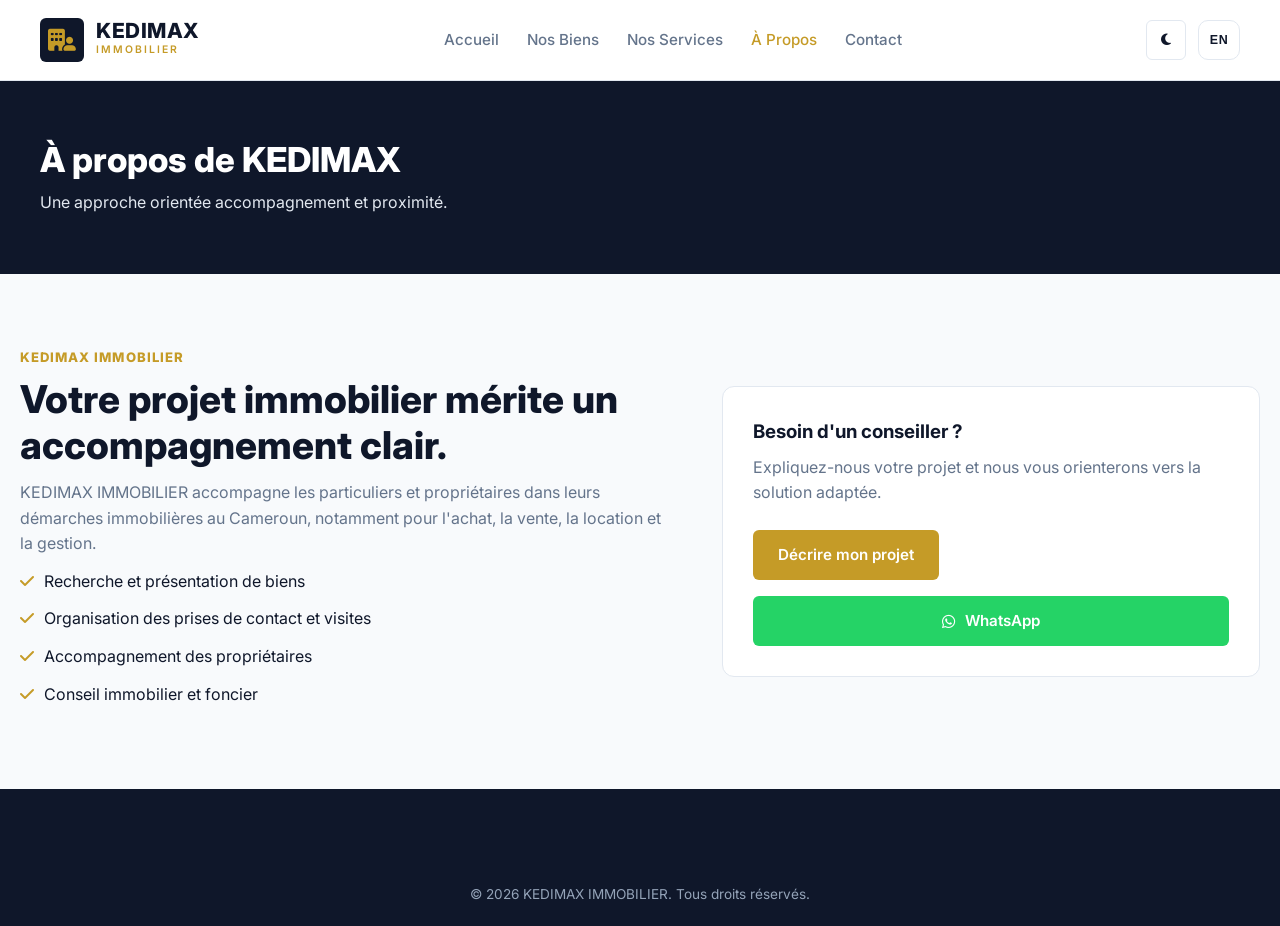
<file: a-propos.html>
<!doctype html><html lang="fr" data-theme="light"><head><meta charset="utf-8"><meta name="viewport" content="width=device-width,initial-scale=1"><title>À propos | KEDIMAX IMMOBILIER</title><meta name="description" content="Découvrez KEDIMAX IMMOBILIER et son approche de l'accompagnement immobilier au Cameroun."><link rel="preconnect" href="https://fonts.googleapis.com"><link rel="preconnect" href="https://fonts.gstatic.com" crossorigin><link href="https://fonts.googleapis.com/css2?family=Inter:wght@300;400;500;600;700;800&display=swap" rel="stylesheet"><link rel="stylesheet" href="https://cdnjs.cloudflare.com/ajax/libs/font-awesome/6.4.0/css/all.min.css"><link rel="stylesheet" href="style.css"><link rel="stylesheet" href="responsive.css"></head><body><header class="navbar-sticky"><div class="container navbar-wrapper"><a href="index.html" class="brand-logo"><div class="logo-icon"><i class="fa-solid fa-building-user"></i></div><div><span class="brand-name">KEDIMAX</span><span class="brand-sub">IMMOBILIER</span></div></a><nav class="nav-menu" id="nav-menu"><ul class="nav-list"><li><a href="index.html" class="nav-link" data-i18n="nav.home">Accueil</a></li><li><a href="biens.html" class="nav-link">Nos Biens</a></li><li><a href="services.html" class="nav-link" data-i18n="nav.services">Nos Services</a></li><li><a href="a-propos.html" class="nav-link active" data-i18n="nav.about">À Propos</a></li><li><a href="contact.html" class="nav-link" data-i18n="nav.contact">Contact</a></li></ul></nav><div class="navbar-actions"><button type="button" class="theme-toggle" id="theme-toggle" aria-label="Changer le thème"></button><button type="button" class="lang-toggle" id="lang-toggle" aria-label="Switch to English"><span>EN</span></button>
                <button type="button" class="mobile-toggle" id="mobile-toggle" aria-expanded="false"><i class="fa-solid fa-bars"></i></button></div></div></header><main class="page-main"><section class="page-banner bg-primary"><div class="container"><h1 class="page-title">À propos de KEDIMAX</h1><p class="page-subtitle">Une approche orientée accompagnement et proximité.</p></div></section><div class="container section-padding"><div class="about-grid"><div><span class="section-subtitle text-accent">KEDIMAX IMMOBILIER</span><h2 class="section-title">Votre projet immobilier mérite un accompagnement clair.</h2><p class="section-desc">KEDIMAX IMMOBILIER accompagne les particuliers et propriétaires dans leurs démarches immobilières au Cameroun, notamment pour l'achat, la vente, la location et la gestion.</p><ul class="check-list"><li><i class="fa-solid fa-check"></i> Recherche et présentation de biens</li><li><i class="fa-solid fa-check"></i> Organisation des prises de contact et visites</li><li><i class="fa-solid fa-check"></i> Accompagnement des propriétaires</li><li><i class="fa-solid fa-check"></i> Conseil immobilier et foncier</li></ul></div><div class="about-card"><h3>Besoin d'un conseiller ?</h3><p class="text-muted mt-2">Expliquez-nous votre projet et nous vous orienterons vers la solution adaptée.</p><a href="contact.html#main-contact-form" class="btn btn-primary mt-4">Décrire mon projet</a><a href="https://wa.me/237655909868?text=Bonjour%20KEDIMAX,%20je%20souhaite%20parler%20%C3%A0%20un%20conseiller" target="_blank" rel="noopener" class="btn btn-whatsapp btn-full mt-3"><i class="fa-brands fa-whatsapp"></i> WhatsApp</a></div></div></div></main><footer class="footer-app"><div class="container footer-bottom text-center"><p>© 2026 KEDIMAX IMMOBILIER. Tous droits réservés.</p></div></footer><script src="main.js"></script></body></html>
</file>
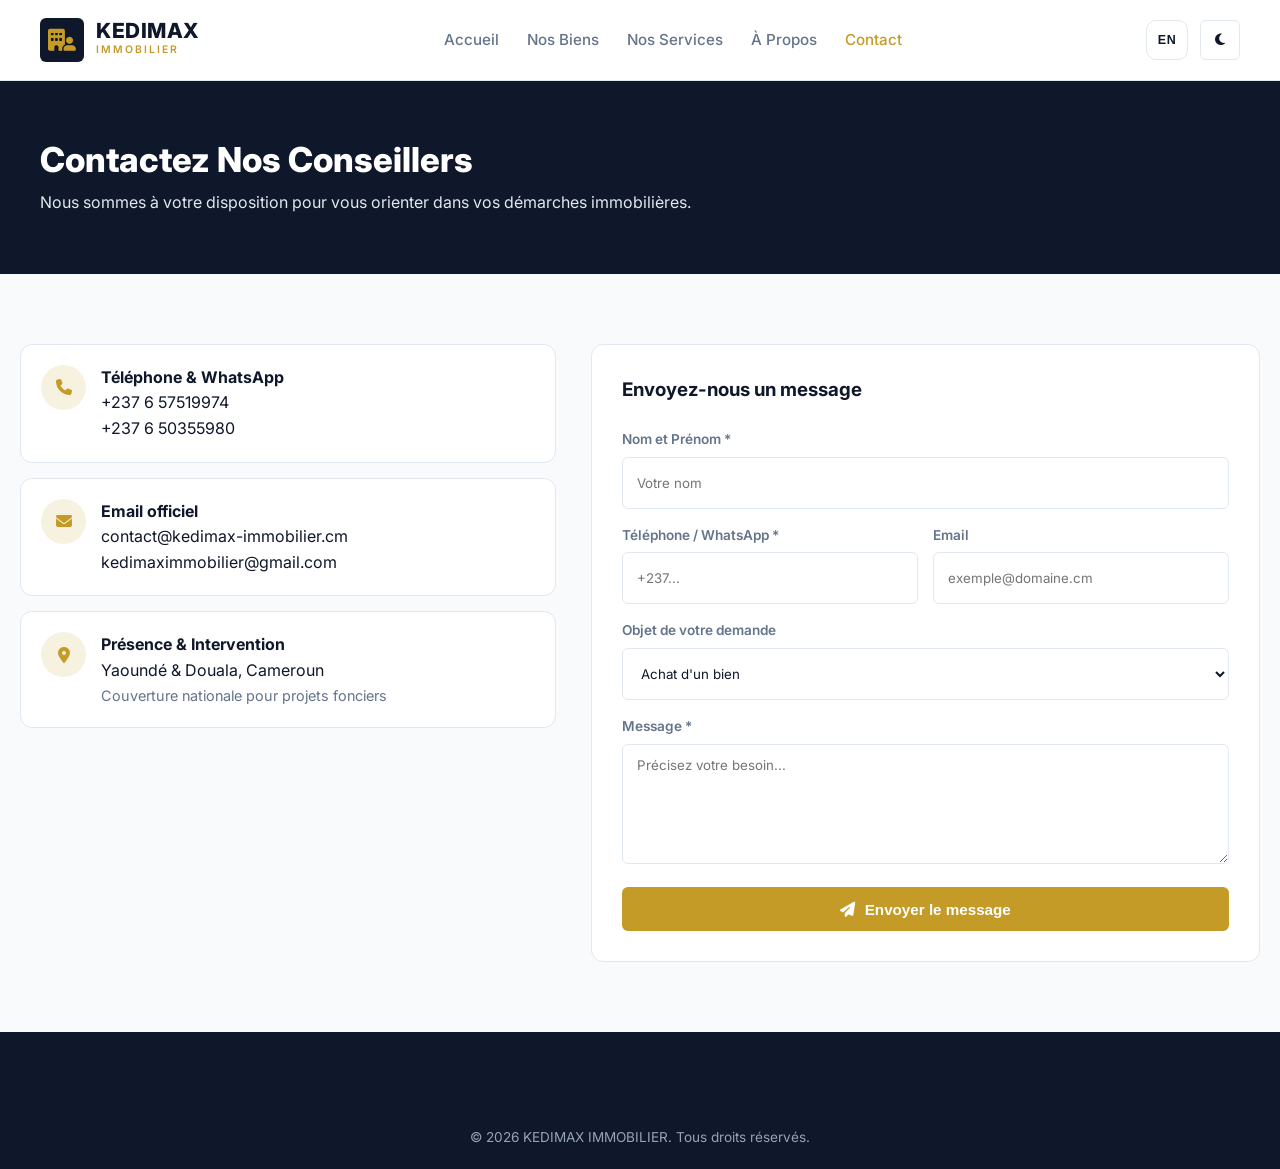
<file: contact.html>
<!DOCTYPE html>
<html lang="fr" data-theme="light">
<head>
    <meta charset="UTF-8">
    <meta name="viewport" content="width=device-width, initial-scale=1.0">
    <title>Contact & Agences | KEDIMAX IMMOBILIER</title>
    <meta name="description" content="Contactez KEDIMAX IMMOBILIER à Yaoundé et Douala. Appels, WhatsApp et rendez-vous en agence.">
    
    <link rel="preconnect" href="https://fonts.googleapis.com">
    <link rel="preconnect" href="https://fonts.gstatic.com" crossorigin>
    <link href="https://fonts.googleapis.com/css2?family=Inter:wght@300;400;500;600;700&display=swap" rel="stylesheet">
    <link rel="stylesheet" href="https://cdnjs.cloudflare.com/ajax/libs/font-awesome/6.4.0/css/all.min.css">
    <link rel="stylesheet" href="style.css">
    <link rel="stylesheet" href="responsive.css">
</head>
<body>

    <header class="navbar-sticky" id="main-header">
        <div class="container navbar-wrapper">
            <a href="index.html" class="brand-logo">
                <div class="logo-icon"><i class="fa-solid fa-building-user"></i></div>
                <div class="logo-text">
                    <span class="brand-name">KEDIMAX</span>
                    <span class="brand-sub">IMMOBILIER</span>
                </div>
            </a>
            <nav class="nav-menu" id="nav-menu">
                <ul class="nav-list">
                    <li><a href="index.html" class="nav-link" data-i18n="nav.home">Accueil</a></li>
                    <li><a href="biens.html" class="nav-link">Nos Biens</a></li>
                    <li><a href="services.html" class="nav-link" data-i18n="nav.services">Nos Services</a></li>
                    <li><a href="a-propos.html" class="nav-link" data-i18n="nav.about">À Propos</a></li>
                    <li><a href="contact.html" class="nav-link active" data-i18n="nav.contact">Contact</a></li>
                </ul>
            </nav>
            <div class="navbar-actions">
                <button type="button" class="lang-toggle" id="lang-toggle" aria-label="Switch to English"><span>EN</span></button>
                <button type="button" class="theme-toggle" id="theme-toggle"><i class="fa-solid fa-moon"></i></button>
            </div>
        </div>
    </header>

    <main class="page-main bg-main">
        <div class="page-banner bg-primary text-white">
            <div class="container">
                <h1 class="page-title">Contactez Nos Conseillers</h1>
                <p class="page-subtitle">Nous sommes à votre disposition pour vous orienter dans vos démarches immobilières.</p>
            </div>
        </div>

        <div class="container section-padding">
            <div class="contact-grid">
                <!-- Info cards -->
                <div class="contact-info-wrapper">
                    <div class="contact-info-card">
                        <div class="contact-icon"><i class="fa-solid fa-phone"></i></div>
                        <div>
                            <h4>Téléphone & WhatsApp</h4>
                            <p>+237 6 57519974</p>
                            <p>+237 6 50355980</p>
                        </div>
                    </div>

                    <div class="contact-info-card">
                        <div class="contact-icon"><i class="fa-solid fa-envelope"></i></div>
                        <div>
                            <h4>Email officiel</h4>
                            <p>contact@kedimax-immobilier.cm</p>
                            <p>kedimaximmobilier@gmail.com</p>
                        </div>
                    </div>

                    <div class="contact-info-card">
                        <div class="contact-icon"><i class="fa-solid fa-location-dot"></i></div>
                        <div>
                            <h4>Présence & Intervention</h4>
                            <p>Yaoundé & Douala, Cameroun</p>
                            <p class="text-muted-sm">Couverture nationale pour projets fonciers</p>
                        </div>
                    </div>
                </div>

                <!-- Form -->
                <div class="contact-form-card">
                    <h3>Envoyez-nous un message</h3>
                    <form id="main-contact-form" class="app-form mt-4" aria-label="Formulaire de contact">
                        <div class="form-group">
                            <label for="c-name">Nom et Prénom *</label>
                            <input type="text" id="c-name" class="form-control" required placeholder="Votre nom">
                        </div>
                        <div class="form-row">
                            <div class="form-group">
                                <label for="c-phone">Téléphone / WhatsApp *</label>
                                <input type="tel" id="c-phone" class="form-control" required placeholder="+237...">
                            </div>
                            <div class="form-group">
                                <label for="c-email">Email</label>
                                <input type="email" id="c-email" class="form-control" placeholder="exemple@domaine.cm">
                            </div>
                        </div>
                        <div class="form-group">
                            <label for="c-subject">Objet de votre demande</label>
                            <select id="c-subject" class="form-control">
                                <option value="Achat d'un bien">Achat d'un bien</option>
                                <option value="Location de bien">Location de bien</option>
                                <option value="Mise en gestion">Mise en gestion locative</option>
                                <option value="Conseil Foncier">Conseil & Titre Foncier</option>
                            </select>
                        </div>
                        <div class="form-group">
                            <label for="c-message">Message *</label>
                            <textarea id="c-message" class="form-control" rows="4" required placeholder="Précisez votre besoin..."></textarea>
                        </div>
                        <button type="submit" class="btn btn-primary btn-full">
                            <i class="fa-solid fa-paper-plane"></i> Envoyer le message
                        </button>
                    </form>
                </div>
            </div>
        </div>
    </main>

    <footer class="footer-app">
        <div class="container footer-bottom text-center">
            <p>&copy; 2026 KEDIMAX IMMOBILIER. Tous droits réservés.</p>
        </div>
    </footer>

    <script src="main.js"></script></body>
</html>
</file>
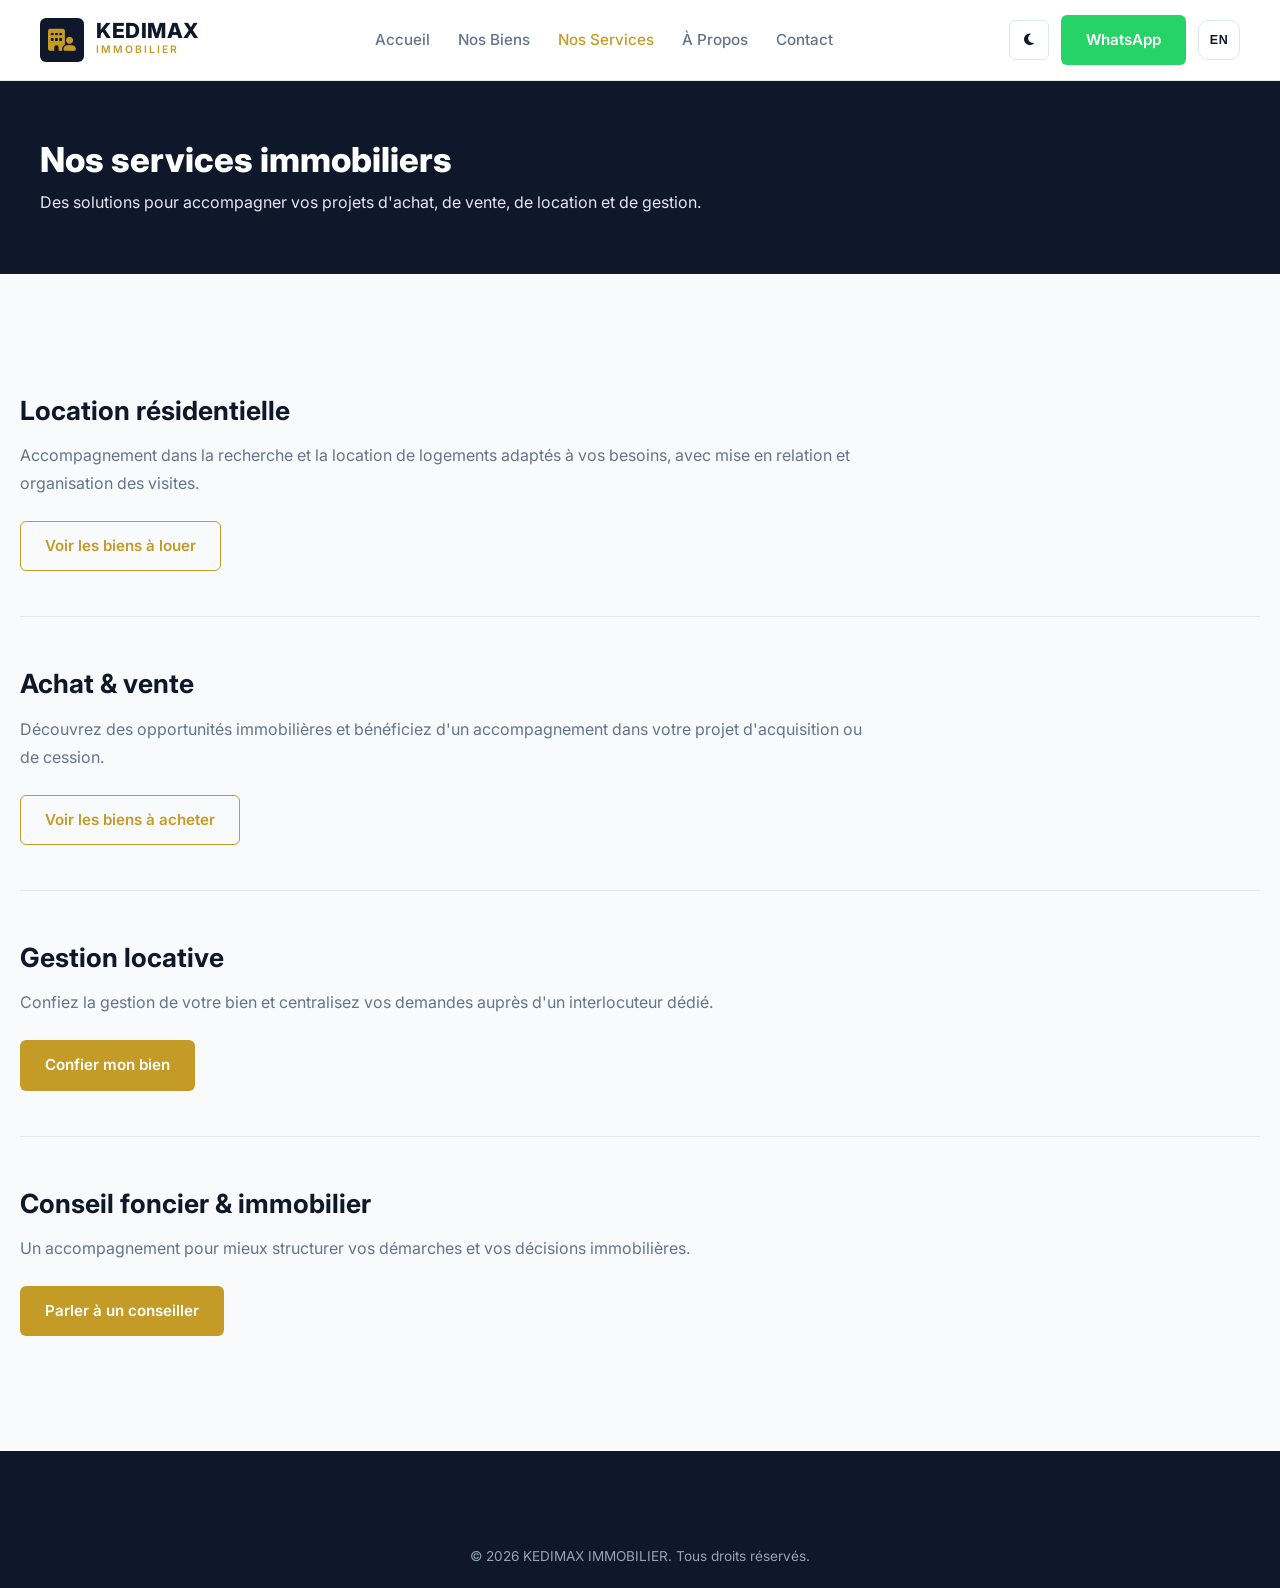
<file: services.html>
<!doctype html><html lang="fr" data-theme="light"><head><meta charset="utf-8"><meta name="viewport" content="width=device-width,initial-scale=1"><title>Nos Services | KEDIMAX IMMOBILIER</title><meta name="description" content="Services immobiliers KEDIMAX : location, achat, vente, gestion et conseil foncier."><link rel="preconnect" href="https://fonts.googleapis.com"><link rel="preconnect" href="https://fonts.gstatic.com" crossorigin><link href="https://fonts.googleapis.com/css2?family=Inter:wght@300;400;500;600;700;800&display=swap" rel="stylesheet"><link rel="stylesheet" href="https://cdnjs.cloudflare.com/ajax/libs/font-awesome/6.4.0/css/all.min.css"><link rel="stylesheet" href="style.css"><link rel="stylesheet" href="responsive.css"></head><body><header class="navbar-sticky"><div class="container navbar-wrapper"><a href="index.html" class="brand-logo"><div class="logo-icon"><i class="fa-solid fa-building-user"></i></div><div><span class="brand-name">KEDIMAX</span><span class="brand-sub">IMMOBILIER</span></div></a><nav class="nav-menu" id="nav-menu"><ul class="nav-list"><li><a href="index.html" class="nav-link" data-i18n="nav.home">Accueil</a></li><li><a href="biens.html" class="nav-link">Nos Biens</a></li><li><a href="services.html" class="nav-link active" data-i18n="nav.services">Nos Services</a></li><li><a href="a-propos.html" class="nav-link" data-i18n="nav.about">À Propos</a></li><li><a href="contact.html" class="nav-link" data-i18n="nav.contact">Contact</a></li></ul></nav><div class="navbar-actions"><button type="button" class="theme-toggle" id="theme-toggle" aria-label="Changer le thème"></button><a class="btn btn-whatsapp hide-mobile" target="_blank" rel="noopener" href="https://wa.me/237655909868?text=Bonjour%20KEDIMAX%20IMMOBILIER">WhatsApp</a><button type="button" class="lang-toggle" id="lang-toggle" aria-label="Switch to English"><span>EN</span></button>
                <button type="button" class="mobile-toggle" id="mobile-toggle" aria-expanded="false"><i class="fa-solid fa-bars"></i></button></div></div></header><main class="page-main"><section class="page-banner bg-primary"><div class="container"><h1 class="page-title">Nos services immobiliers</h1><p class="page-subtitle">Des solutions pour accompagner vos projets d'achat, de vente, de location et de gestion.</p></div></section><div class="container section-padding"><section id="location" class="service-detail"><h2>Location résidentielle</h2><p>Accompagnement dans la recherche et la location de logements adaptés à vos besoins, avec mise en relation et organisation des visites.</p><a class="btn btn-outline-primary mt-4" href="biens.html?type=location">Voir les biens à louer</a></section><section id="vente" class="service-detail"><h2>Achat & vente</h2><p>Découvrez des opportunités immobilières et bénéficiez d'un accompagnement dans votre projet d'acquisition ou de cession.</p><a class="btn btn-outline-primary mt-4" href="biens.html?type=achat">Voir les biens à acheter</a></section><section id="gestion" class="service-detail"><h2>Gestion locative</h2><p>Confiez la gestion de votre bien et centralisez vos demandes auprès d'un interlocuteur dédié.</p><a class="btn btn-primary mt-4" href="contact.html#main-contact-form">Confier mon bien</a></section><section id="conseil" class="service-detail"><h2>Conseil foncier & immobilier</h2><p>Un accompagnement pour mieux structurer vos démarches et vos décisions immobilières.</p><a class="btn btn-primary mt-4" href="https://wa.me/237655909868?text=Bonjour%20KEDIMAX,%20je%20souhaite%20un%20conseil%20immobilier" target="_blank" rel="noopener">Parler à un conseiller</a></section></div></main><footer class="footer-app"><div class="container footer-bottom text-center"><p>© 2026 KEDIMAX IMMOBILIER. Tous droits réservés.</p></div></footer><script src="main.js"></script></body></html>
</file>
<file: style.css>
/* ==========================================================================
   KEDIMAX IMMOBILIER - CORE DESIGN SYSTEM & STYLES
   ========================================================================== */

:root {
  --primary: #0f172a;
  --primary-light: #1e293b;
  --accent: #c59b27;
  --accent-hover: #b0871e;
  --secondary: #25d366;
  --bg-main: #f8fafc;
  --bg-card: #ffffff;
  --text-main: #0f172a;
  --text-muted: #64748b;
  --text-muted-light: #cbd5e1;
  --border-color: #e2e8f0;
  
  --radius-sm: 6px;
  --radius-md: 12px;
  --radius-lg: 20px;
  
  --shadow-sm: 0 1px 3px rgba(0, 0, 0, 0.08);
  --shadow-md: 0 4px 14px rgba(0, 0, 0, 0.06);
  --shadow-lg: 0 10px 30px rgba(0, 0, 0, 0.1);
  --transition: all 0.28s cubic-bezier(0.4, 0, 0.2, 1);
  --font: 'Inter', system-ui, -apple-system, sans-serif;
}

[data-theme="dark"] {
  --bg-main: #0b0f19;
  --bg-card: #151c2c;
  --text-main: #f1f5f9;
  --text-muted: #94a3b8;
  --border-color: #1e293b;
  --shadow-md: 0 4px 14px rgba(0, 0, 0, 0.35);
}

/* Reset & Base */
*, *::before, *::after {
  box-sizing: border-box;
  margin: 0;
  padding: 0;
}

body {
  font-family: var(--font);
  background-color: var(--bg-main);
  color: var(--text-main);
  line-height: 1.6;
  transition: background-color 0.3s ease, color 0.3s ease;
}

a {
  color: inherit;
  text-decoration: none;
}

ul { list-style: none; }
img { max-width: 100%; height: auto; display: block; }

/* Utilities */
.container {
  width: 100%;
  max-width: 1240px;
  margin: 0 auto;
  padding: 0 20px;
}

.section-padding { padding: 70px 0; }
.bg-main { background-color: var(--bg-main); }
.bg-card { background-color: var(--bg-card); }
.bg-primary { background-color: var(--primary); }
.text-white { color: #ffffff !important; }
.text-accent { color: var(--accent) !important; }
.text-center { text-align: center; }
.mt-4 { margin-top: 1.5rem; }
.mt-5 { margin-top: 2.5rem; }
.mb-2 { margin-bottom: 0.5rem; }
.mb-3 { margin-bottom: 1rem; }
.mb-4 { margin-bottom: 1.5rem; }
.hidden { display: none !important; }

/* Buttons */
.btn {
  display: inline-flex;
  align-items: center;
  justify-content: center;
  gap: 10px;
  padding: 12px 24px;
  font-size: 0.95rem;
  font-weight: 600;
  border-radius: var(--radius-sm);
  border: 1px solid transparent;
  cursor: pointer;
  transition: var(--transition);
}

.btn-primary {
  background-color: var(--accent);
  color: #ffffff;
}
.btn-primary:hover {
  background-color: var(--accent-hover);
  transform: translateY(-2px);
}

.btn-accent {
  background-color: var(--accent);
  color: #ffffff;
}
.btn-accent:hover {
  background-color: var(--accent-hover);
}

.btn-whatsapp {
  background-color: var(--secondary);
  color: #ffffff;
}
.btn-whatsapp:hover {
  background-color: #1eaa4e;
}

.btn-outline-light {
  border-color: rgba(255, 255, 255, 0.4);
  color: #ffffff;
}
.btn-outline-light:hover {
  background-color: rgba(255, 255, 255, 0.1);
}

.btn-outline-primary {
  border-color: var(--accent);
  color: var(--accent);
}
.btn-outline-primary:hover {
  background-color: var(--accent);
  color: #ffffff;
}

.btn-full { width: 100%; }

/* Badges */
.badge {
  display: inline-block;
  padding: 4px 12px;
  font-size: 0.8rem;
  font-weight: 600;
  border-radius: 50px;
  text-transform: uppercase;
}
.badge-accent {
  background-color: rgba(197, 155, 39, 0.15);
  color: var(--accent);
}
.badge-type {
  position: absolute;
  top: 15px;
  left: 15px;
  background-color: var(--primary);
  color: #ffffff;
  z-index: 2;
}

/* Header & Navbar */
.navbar-sticky {
  position: sticky;
  top: 0;
  z-index: 1000;
  background-color: var(--bg-card);
  border-bottom: 1px solid var(--border-color);
  transition: var(--transition);
}

.navbar-wrapper {
  display: flex;
  align-items: center;
  justify-content: space-between;
  height: 80px;
}

.brand-logo {
  display: flex;
  align-items: center;
  gap: 12px;
}

.logo-icon {
  width: 44px;
  height: 44px;
  background-color: var(--primary);
  color: var(--accent);
  border-radius: var(--radius-sm);
  display: flex;
  align-items: center;
  justify-content: center;
  font-size: 1.4rem;
}

.brand-name {
  display: block;
  font-size: 1.3rem;
  font-weight: 800;
  letter-spacing: 0.5px;
  color: var(--text-main);
  line-height: 1;
}

.brand-sub {
  display: block;
  font-size: 0.65rem;
  font-weight: 600;
  letter-spacing: 2px;
  color: var(--accent);
}

.nav-list {
  display: flex;
  gap: 28px;
}

.nav-link {
  font-weight: 500;
  font-size: 0.95rem;
  color: var(--text-muted);
  transition: var(--transition);
}

.nav-link:hover, .nav-link.active {
  color: var(--accent);
}

.navbar-actions {
  display: flex;
  align-items: center;
  gap: 12px;
}

.theme-toggle, .mobile-toggle, .lang-toggle {
  background: none;
  border: 1px solid var(--border-color);
  color: var(--text-main);
  width: 40px;
  height: 40px;
  border-radius: var(--radius-sm);
  cursor: pointer;
  display: flex;
  align-items: center;
  justify-content: center;
}

.mobile-toggle { display: none; }

/* Hero Section */
.hero-section {
  position: relative;
  background: linear-gradient(rgba(15, 23, 42, 0.8), rgba(15, 23, 42, 0.85)), 
              url('https://images.unsplash.com/photo-1600596542815-ffad4c1539a9?auto=format&fit=crop&w=1800&q=80') center/cover no-repeat;
  padding: 100px 0 120px;
  color: #ffffff;
}

.hero-content {
  max-width: 750px;
  margin: 0 auto;
  text-align: center;
}

.hero-title {
  font-size: 2.8rem;
  font-weight: 800;
  line-height: 1.2;
  margin-bottom: 20px;
}

.hero-subtitle {
  font-size: 1.15rem;
  color: var(--text-muted-light);
  margin-bottom: 30px;
}

.hero-cta-group {
  display: flex;
  justify-content: center;
  gap: 15px;
}

/* Search Widget */
.search-widget-card {
  position: relative;
  z-index: 10;
  isolation: isolate;
  background-color: var(--bg-card);
  border-radius: var(--radius-md);
  padding: 24px;
  margin-top: 50px;
  box-shadow: var(--shadow-lg);
  color: var(--text-main);
}

.search-tabs {
  display: flex;
  gap: 10px;
  margin-bottom: 20px;
  border-bottom: 1px solid var(--border-color);
  padding-bottom: 10px;
}

.search-tab {
  appearance: none;
  -webkit-appearance: none;
  background: transparent;
  border: 0;
  border-bottom: 2px solid transparent;
  padding: 10px 18px 12px;
  margin: 0;
  font: inherit;
  font-weight: 700;
  line-height: 1.2;
  color: var(--text-muted);
  cursor: pointer;
  pointer-events: auto;
  position: relative;
  z-index: 3;
  transition: color .2s ease, border-color .2s ease, background-color .2s ease;
  border-radius: 6px 6px 0 0;
}

.search-tab:hover,
.search-tab:focus-visible {
  color: var(--text-main);
  background: rgba(255,255,255,.04);
  outline: none;
}

.search-tab.active {
  color: var(--accent);
  border-bottom-color: var(--accent);
}

.search-tab:active {
  transform: translateY(1px);
}

.search-form-grid {
  display: grid;
  grid-template-columns: repeat(auto-fit, minmax(200px, 1fr)) 160px;
  gap: 15px;
  align-items: end;
}

.form-group label {
  display: block;
  font-size: 0.85rem;
  font-weight: 600;
  margin-bottom: 6px;
  color: var(--text-muted);
}

.form-control {
  width: 100%;
  padding: 12px 14px;
  border: 1px solid var(--border-color);
  border-radius: var(--radius-sm);
  background-color: var(--bg-card);
  color: var(--text-main);
  font-family: inherit;
}

/* Property Grid & Cards */
.properties-grid {
  display: grid;
  grid-template-columns: repeat(auto-fill, minmax(320px, 1fr));
  gap: 30px;
  margin-top: 40px;
}

.property-card {
  background-color: var(--bg-card);
  border: 1px solid var(--border-color);
  border-radius: var(--radius-md);
  overflow: hidden;
  transition: var(--transition);
  display: flex;
  flex-direction: column;
}

.property-card:hover {
  transform: translateY(-6px);
  box-shadow: var(--shadow-lg);
}

.property-thumb {
  position: relative;
  height: 220px;
  overflow: hidden;
}

.property-thumb img {
  width: 100%;
  height: 100%;
  object-fit: cover;
  transition: transform 0.5s ease;
}

.property-card:hover .property-thumb img {
  transform: scale(1.05);
}

.property-price-tag {
  position: absolute;
  bottom: 15px;
  right: 15px;
  background-color: var(--accent);
  color: #ffffff;
  padding: 6px 14px;
  font-weight: 700;
  border-radius: var(--radius-sm);
  font-size: 0.95rem;
}

.property-body {
  padding: 20px;
  display: flex;
  flex-direction: column;
  flex-grow: 1;
}

.property-title {
  font-size: 1.15rem;
  font-weight: 700;
  margin-bottom: 8px;
  line-height: 1.3;
}

.property-location {
  color: var(--text-muted);
  font-size: 0.88rem;
  margin-bottom: 15px;
}

.property-specs {
  display: flex;
  gap: 15px;
  padding: 12px 0;
  border-top: 1px solid var(--border-color);
  border-bottom: 1px solid var(--border-color);
  margin-bottom: 15px;
  font-size: 0.85rem;
  color: var(--text-muted);
}

.property-footer {
  margin-top: auto;
  display: flex;
  gap: 10px;
}

/* Services Grid */
.services-grid {
  display: grid;
  grid-template-columns: repeat(auto-fit, minmax(250px, 1fr));
  gap: 30px;
  margin-top: 40px;
}

.service-card {
  background-color: var(--bg-main);
  padding: 30px;
  border-radius: var(--radius-md);
  border: 1px solid var(--border-color);
  transition: var(--transition);
}

.service-card:hover {
  transform: translateY(-4px);
  border-color: var(--accent);
}

.service-icon {
  width: 50px;
  height: 50px;
  background-color: rgba(197, 155, 39, 0.15);
  color: var(--accent);
  border-radius: var(--radius-sm);
  display: flex;
  align-items: center;
  justify-content: center;
  font-size: 1.5rem;
  margin-bottom: 20px;
}

.service-title {
  font-size: 1.2rem;
  font-weight: 700;
  margin-bottom: 10px;
}

.service-text {
  color: var(--text-muted);
  font-size: 0.92rem;
  margin-bottom: 15px;
}

.service-link {
  color: var(--accent);
  font-weight: 600;
  font-size: 0.9rem;
}

/* Owner Section */
.owner-grid {
  display: grid;
  grid-template-columns: 1fr 1fr;
  gap: 50px;
  align-items: center;
}

.owner-benefits-list li {
  margin-bottom: 10px;
  display: flex;
  align-items: center;
  gap: 10px;
}

.owner-form-card {
  background-color: var(--bg-card);
  padding: 30px;
  border-radius: var(--radius-md);
  color: var(--text-main);
}

.form-row {
  display: grid;
  grid-template-columns: 1fr 1fr;
  gap: 15px;
}

/* Footer */
.footer-app {
  background-color: var(--primary);
  color: var(--text-muted-light);
  padding: 70px 0 20px;
}

.footer-grid {
  display: grid;
  grid-template-columns: 2fr 1fr 1fr 1.5fr;
  gap: 40px;
  margin-bottom: 50px;
}

.footer-brand-col p {
  margin: 20px 0;
  font-size: 0.9rem;
}

.footer-socials {
  display: flex;
  gap: 12px;
}

.footer-socials a {
  width: 36px;
  height: 36px;
  background-color: var(--primary-light);
  color: #ffffff;
  border-radius: 50%;
  display: flex;
  align-items: center;
  justify-content: center;
}

.footer-title {
  color: #ffffff;
  font-size: 1.05rem;
  margin-bottom: 20px;
}

.footer-links li { margin-bottom: 10px; }
.footer-links a { font-size: 0.9rem; transition: var(--transition); }
.footer-links a:hover { color: var(--accent); }

.footer-contact-list li {
  display: flex;
  gap: 12px;
  margin-bottom: 12px;
  font-size: 0.9rem;
}

.footer-bottom {
  padding-top: 25px;
  font-size: 0.85rem;
  color: #94a3b8;
}

/* WhatsApp Floating Button */
.whatsapp-float-btn {
  position: fixed;
  bottom: 25px;
  right: 25px;
  width: 58px;
  height: 58px;
  background-color: var(--secondary);
  color: #ffffff;
  border-radius: 50%;
  display: flex;
  align-items: center;
  justify-content: center;
  font-size: 1.8rem;
  box-shadow: var(--shadow-lg);
  z-index: 999;
  transition: var(--transition);
}

.whatsapp-float-btn:hover {
  transform: scale(1.1);
}

/* Detail Page Custom Styles */
.detail-grid {
  display: grid;
  grid-template-columns: 2fr 1fr;
  gap: 40px;
  margin-top: 30px;
}

.detail-gallery {
  display: grid;
  grid-template-columns: 2fr 1fr;
  gap: 10px;
  height: 400px;
  border-radius: var(--radius-md);
  overflow: hidden;
  margin-bottom: 30px;
}

.gallery-main { height: 100%; }
.gallery-main img { width: 100%; height: 100%; object-fit: cover; }
.gallery-sub { display: grid; grid-template-rows: 1fr 1fr; gap: 10px; height: 100%; }
.gallery-sub img { width: 100%; height: 100%; object-fit: cover; }

/* ===== Production completion / missing component styles ===== */
.page-main{min-height:60vh}.page-banner{padding:58px 0}.page-title{font-size:2.15rem;font-weight:800;line-height:1.2;color:var(--text-main)}.page-banner .page-title{color:#fff}.page-subtitle{margin-top:10px;color:var(--text-muted)}.page-banner .page-subtitle{color:#e2e8f0}.border-top{border-top:1px solid var(--border-color)}
.text-main{color:var(--text-main)}.text-muted{color:var(--text-muted)}.text-muted-sm{color:var(--text-muted);font-size:.9rem}.mb-3{margin-bottom:1rem}.mt-2{margin-top:.5rem}.mt-3{margin-top:1rem}.mt-5{margin-top:2.5rem}
.catalog-layout{display:grid;grid-template-columns:280px 1fr;gap:35px;align-items:start}.filter-sidebar{position:sticky;top:100px}.filter-card{background:var(--bg-card);border:1px solid var(--border-color);border-radius:var(--radius-md);padding:24px;box-shadow:var(--shadow-sm)}.filter-header{display:flex;justify-content:space-between;align-items:center;margin-bottom:20px}.filter-group{margin-bottom:16px}.filter-group label{display:block;font-size:.85rem;font-weight:600;margin-bottom:6px;color:var(--text-muted)}.catalog-toolbar{display:flex;justify-content:space-between;align-items:center;margin-bottom:15px;gap:15px}.no-results-box{padding:50px 20px;text-align:center;border:1px dashed var(--border-color);border-radius:var(--radius-md);color:var(--text-muted)}
.contact-grid{display:grid;grid-template-columns:1fr 1.25fr;gap:35px}.contact-info-card{display:flex;gap:15px;align-items:flex-start;background:var(--bg-card);border:1px solid var(--border-color);padding:20px;border-radius:var(--radius-md);margin-bottom:15px}.contact-icon{width:45px;height:45px;flex:0 0 45px;border-radius:50%;background:rgba(197,155,39,.14);color:var(--accent);display:flex;align-items:center;justify-content:center}.contact-form-card{background:var(--bg-card);border:1px solid var(--border-color);border-radius:var(--radius-md);padding:30px}.app-form .form-group{margin-bottom:16px}.app-form textarea{resize:vertical}.form-message{padding:12px;border-radius:8px;margin-top:12px;display:none}.form-message.success{display:block;background:#dcfce7;color:#166534}.form-message.error{display:block;background:#fee2e2;color:#991b1b}
.detail-header{padding-top:20px}.detail-main-info h3{margin-bottom:10px}.detail-sidebar{align-self:start}.detail-specs-grid{display:grid;grid-template-columns:repeat(3,1fr);gap:12px;margin:20px 0}.detail-spec{padding:15px;background:var(--bg-main);border:1px solid var(--border-color);border-radius:10px}.about-grid{display:grid;grid-template-columns:1.1fr .9fr;gap:45px;align-items:center}.about-card{background:var(--bg-card);border:1px solid var(--border-color);padding:30px;border-radius:var(--radius-md)}.check-list li{display:flex;gap:10px;margin:12px 0}.check-list i{color:var(--accent)}.map-box{min-height:260px;border-radius:var(--radius-md);background:linear-gradient(135deg,var(--primary),var(--primary-light));display:flex;align-items:center;justify-content:center;color:#fff;text-align:center;padding:30px}
.service-detail{scroll-margin-top:100px;padding:45px 0;border-bottom:1px solid var(--border-color)}.service-detail:last-child{border-bottom:0}.service-detail h2{margin-bottom:10px}.service-detail p{max-width:850px;color:var(--text-muted)}
.footer-logo .brand-name,.footer-logo .brand-sub{color:#fff}.footer-logo .brand-sub{color:var(--accent)}
button:focus-visible,a:focus-visible,input:focus-visible,select:focus-visible,textarea:focus-visible{outline:3px solid rgba(197,155,39,.35);outline-offset:2px}.btn{min-height:44px}.property-footer .btn-full{width:auto;flex:1}.property-footer .btn-whatsapp{flex:0 0 48px;padding:10px}.form-control:focus{border-color:var(--accent);outline:0;box-shadow:0 0 0 3px rgba(197,155,39,.12)}
[data-theme="dark"] .form-control,[data-theme="dark"] select,[data-theme="dark"] textarea{background:#111827;color:var(--text-main)}[data-theme="dark"] .filter-card,[data-theme="dark"] .owner-form-card,[data-theme="dark"] .contact-form-card{color:var(--text-main)}[data-theme="dark"] .page-main h1,[data-theme="dark"] .page-main h2,[data-theme="dark"] .page-main h3,[data-theme="dark"] .page-main h4{color:var(--text-main)}
@media(max-width:900px){.catalog-layout,.contact-grid,.about-grid{grid-template-columns:1fr}.filter-sidebar{position:static}.detail-specs-grid{grid-template-columns:1fr 1fr}}
@media(max-width:600px){.page-title{font-size:1.7rem}.page-banner{padding:42px 0}.catalog-toolbar{align-items:flex-start;flex-direction:column}.detail-specs-grid{grid-template-columns:1fr}.property-footer{flex-direction:column}.property-footer .btn-whatsapp{width:100%}.contact-form-card,.filter-card{padding:20px}.whatsapp-float-btn{right:15px;bottom:15px}}

/* === KEDIMAX UI PATCH: WhatsApp + Language === */
.lang-toggle{font-size:.78rem;font-weight:800;letter-spacing:.04em;min-width:42px;border-radius:10px;transition:transform .2s ease,background .2s ease,border-color .2s ease;color:var(--text-main)}
.lang-toggle:hover{background:var(--bg-main);border-color:var(--accent);color:var(--accent);transform:translateY(-1px)}
.whatsapp-float-btn{width:60px;height:60px;right:24px;bottom:24px;border-radius:18px;font-size:1.65rem;box-shadow:0 10px 30px rgba(0,0,0,.22);text-decoration:none;position:fixed;display:flex;align-items:center;justify-content:center}
.whatsapp-float-btn .whatsapp-tooltip{position:absolute;right:72px;top:50%;transform:translateY(-50%) translateX(8px);opacity:0;pointer-events:none;white-space:nowrap;background:#111827;color:#fff;padding:9px 13px;border-radius:9px;font-size:.82rem;font-weight:600;box-shadow:0 8px 20px rgba(0,0,0,.18);transition:opacity .2s ease,transform .2s ease}
.whatsapp-float-btn .whatsapp-tooltip::after{content:"";position:absolute;right:-6px;top:50%;transform:translateY(-50%);border-width:6px 0 6px 6px;border-style:solid;border-color:transparent transparent transparent #111827}
.whatsapp-float-btn:hover .whatsapp-tooltip,.whatsapp-float-btn:focus-visible .whatsapp-tooltip{opacity:1;transform:translateY(-50%) translateX(0)}
@media(max-width:600px){.whatsapp-float-btn{width:56px;height:56px;right:16px;bottom:16px;border-radius:16px}.whatsapp-float-btn .whatsapp-tooltip{display:none}.navbar-actions{gap:8px}.lang-toggle,.theme-toggle,.mobile-toggle{width:38px;height:38px}}


/* ========================================================================== 
   PREMIUM CONTENT SECTIONS — MARQUEE / TESTIMONIALS / VIDEO
   ========================================================================== */
.trust-marquee {
  overflow: hidden;
  background: var(--primary);
  color: #fff;
  border-top: 1px solid rgba(255,255,255,.08);
  border-bottom: 1px solid rgba(255,255,255,.08);
}
.trust-marquee-track {
  width: max-content;
  display: flex;
  align-items: center;
  gap: 42px;
  padding: 16px 0;
  animation: kedimaxMarquee 28s linear infinite;
  font-size: .78rem;
  font-weight: 800;
  letter-spacing: 1.1px;
  white-space: nowrap;
}
.trust-marquee-track span { display:flex; align-items:center; gap:10px; opacity:.96; }
.trust-marquee-track i { color: var(--accent); }
@keyframes kedimaxMarquee { from { transform: translateX(0); } to { transform: translateX(-50%); } }
.trust-marquee:hover .trust-marquee-track { animation-play-state: paused; }

.testimonials-section { border-top: 1px solid var(--border-color); border-bottom: 1px solid var(--border-color); }
.testimonials-grid { display:grid; grid-template-columns:repeat(3,1fr); gap:22px; margin-top:34px; }
.testimonial-card {
  position:relative; padding:30px; border:1px solid var(--border-color); border-radius:var(--radius-lg);
  background:var(--bg-main); box-shadow:var(--shadow-sm); transition:var(--transition); overflow:hidden;
}
.testimonial-card:hover { transform:translateY(-5px); box-shadow:var(--shadow-lg); }
.testimonial-card::before { content:""; position:absolute; left:0; top:0; width:4px; height:100%; background:var(--accent); }
.featured-testimonial { background:linear-gradient(145deg, var(--bg-main), rgba(197,155,39,.08)); }
.testimonial-icon { width:46px; height:46px; border-radius:50%; display:flex; align-items:center; justify-content:center; background:rgba(197,155,39,.12); color:var(--accent); margin-bottom:18px; }
.testimonial-card p { color:var(--text-muted); min-height:78px; }
.testimonial-author { margin-top:22px; padding-top:16px; border-top:1px solid var(--border-color); display:flex; flex-direction:column; gap:2px; }
.testimonial-author strong { color:var(--text-main); }
.testimonial-author span { font-size:.82rem; color:var(--text-muted); }

.video-section-header { display:flex; align-items:flex-end; justify-content:space-between; gap:30px; }
.video-showcase { display:grid; grid-template-columns:minmax(0,1.7fr) minmax(280px,.7fr); gap:22px; margin-top:34px; }
.video-cover { position:relative; min-height:430px; overflow:hidden; border-radius:var(--radius-lg); box-shadow:var(--shadow-lg); background:#0b0f19; }
.video-cover img { width:100%; height:100%; min-height:430px; object-fit:cover; }
.video-cover-overlay { position:absolute; inset:0; background:linear-gradient(90deg,rgba(15,23,42,.72),rgba(15,23,42,.15) 65%,rgba(15,23,42,.5)); }
.video-play { position:absolute; left:50%; top:50%; transform:translate(-50%,-50%); width:82px; height:82px; border-radius:50%; display:flex; align-items:center; justify-content:center; background:var(--accent); color:#fff; font-size:1.35rem; box-shadow:0 15px 45px rgba(0,0,0,.35); transition:var(--transition); }
.video-play:hover { transform:translate(-50%,-50%) scale(1.08); background:var(--accent-hover); }
.video-cover-label { position:absolute; left:34px; bottom:30px; max-width:560px; color:#fff; }
.video-cover-label h3 { margin-top:12px; font-size:clamp(1.6rem,3vw,2.5rem); line-height:1.1; }
.video-side-panel { display:flex; flex-direction:column; gap:14px; }
.video-mini-card { flex:1; display:flex; align-items:flex-start; gap:16px; padding:24px; border:1px solid var(--border-color); border-radius:var(--radius-lg); background:var(--bg-card); box-shadow:var(--shadow-sm); }
.video-mini-card > i { color:var(--accent); font-size:1.35rem; margin-top:3px; width:24px; text-align:center; }
.video-mini-card strong { display:block; color:var(--text-main); margin-bottom:5px; }
.video-mini-card span { display:block; color:var(--text-muted); font-size:.88rem; }

@media (prefers-reduced-motion: reduce) {
  .trust-marquee-track { animation:none; }
  .testimonial-card, .video-play { transition:none; }
}

/* ========================================================================== 
   KEDIMAX V5 — ACCESSIBILITY / LIGHT-DARK CONTRAST & INTERACTION PATCH
   ========================================================================== */
.text-light { color: #f8fafc !important; }
.text-muted-light { color: #cbd5e1 !important; }

.owner-cta-section { color: #f8fafc; }
.owner-cta-section h2,
.owner-cta-section .owner-content p,
.owner-cta-section .owner-benefits-list li { color: #f8fafc; }
.owner-cta-section .owner-content p { color: #cbd5e1; }
.owner-cta-section .owner-benefits-list li { color: #e2e8f0; }
.owner-cta-section .owner-benefits-list i { color: var(--accent) !important; }
.owner-form-card .form-title { color: var(--text-main); margin-bottom: 20px; }
.owner-form-card label { color: var(--text-main); }

/* Make every interactive control visibly interactive. */
a, button, select, input, textarea { -webkit-tap-highlight-color: transparent; }
a:focus-visible, button:focus-visible, select:focus-visible, input:focus-visible, textarea:focus-visible {
  outline: 3px solid rgba(197,155,39,.42);
  outline-offset: 3px;
}
button:disabled, .btn:disabled { opacity: .6; cursor: not-allowed; }

/* Prevent the floating WhatsApp control from covering content on small screens. */
.whatsapp-float-btn { z-index: 1200; }

/* Better anchor landing position below the sticky header. */
[id] { scroll-margin-top: 100px; }

/* Empty-state and status text remain readable in both themes. */
.form-message { font-weight: 600; }
[data-theme="dark"] .form-message.success { background:#12351f; color:#bbf7d0; }
[data-theme="dark"] .form-message.error { background:#3a1518; color:#fecaca; }

/* Ensure headings inside dark primary sections never inherit dark body text. */
.bg-primary h1, .bg-primary h2, .bg-primary h3, .bg-primary h4,
.owner-cta-section h1, .owner-cta-section h2, .owner-cta-section h3, .owner-cta-section h4 {
  color: #fff;
}

@media (max-width: 768px) {
  .owner-grid { gap: 32px; }
  .owner-cta-section .owner-content { text-align: left; }
  .owner-cta-section .owner-content h2 { font-size: 1.75rem; }
}

/* ========================================================================== 
   KEDIMAX V5 — MISSING COMPONENT STYLES / LAYOUT HARDENING
   ========================================================================== */
.section-header { margin-bottom: 10px; }
.section-subtitle { display:inline-block; margin-bottom:8px; color:var(--accent); font-size:.82rem; font-weight:800; text-transform:uppercase; letter-spacing:.08em; }
.section-title { color:var(--text-main); font-size:clamp(1.8rem,3vw,2.4rem); line-height:1.2; font-weight:800; margin-bottom:12px; }
.section-desc { max-width:760px; margin:0 auto; color:var(--text-muted); font-size:1rem; }

.hero-container { position:relative; z-index:2; }
.hero-overlay { position:absolute; inset:0; pointer-events:none; }

.input-icon { position:relative; }
.input-icon > i { position:absolute; left:14px; top:50%; transform:translateY(-50%); color:var(--accent); z-index:2; pointer-events:none; }
.input-icon .form-control { padding-left:42px; }

.form-control,
select.form-control,
input.form-control,
textarea.form-control { min-height:52px; }
textarea.form-control { min-height:120px; }

.custom-request-box {
  padding:32px;
  border:1px solid var(--border-color);
  border-radius:var(--radius-lg);
  background:var(--bg-card);
  box-shadow:var(--shadow-md);
}
.custom-request-box h2 { color:var(--text-main); margin-bottom:8px; }
.custom-request-box p { color:var(--text-muted); }
.row { display:flex; flex-wrap:wrap; gap:30px; }
.align-center { align-items:center; }
.col-text { flex:1 1 520px; }
.col-btn { flex:0 0 auto; }

.btn-text {
  border:0;
  background:transparent;
  color:var(--accent);
  font:inherit;
  font-weight:700;
  cursor:pointer;
  padding:6px 4px;
  border-radius:6px;
}
.btn-text:hover { color:var(--accent-hover); text-decoration:underline; }

.btn-back {
  display:inline-flex;
  align-items:center;
  gap:8px;
  color:var(--accent);
  font-weight:700;
  margin-bottom:18px;
}
.btn-back:hover { color:var(--accent-hover); }

.catalog-results-header {
  display:flex;
  justify-content:space-between;
  align-items:center;
  gap:18px;
  margin-bottom:18px;
}
.results-count { color:var(--text-muted); font-weight:600; }
.sort-wrapper { display:flex; align-items:center; gap:10px; }
.sort-wrapper label { color:var(--text-muted); font-size:.9rem; font-weight:600; }
.form-control-sm { min-height:42px !important; padding:9px 12px; width:auto; }

.check-list li { display:flex; align-items:flex-start; gap:10px; margin:12px 0; color:var(--text-main); }
.check-list i { color:var(--accent); margin-top:4px; }

.service-detail h2 { color:var(--text-main); font-size:1.65rem; }
.service-detail p { line-height:1.75; }

/* Keep select text and controls readable in both themes. */
select option { color:#0f172a; background:#fff; }
[data-theme="dark"] select option { color:#f1f5f9; background:#111827; }

@media (max-width: 768px) {
  .custom-request-box { padding:24px; }
  .row { gap:20px; }
  .col-text, .col-btn { flex-basis:100%; }
  .col-btn .btn { width:100%; }
  .catalog-results-header { align-items:flex-start; flex-direction:column; }
  .sort-wrapper { width:100%; justify-content:space-between; }
  .sort-wrapper .form-control { flex:1; }
}
.border-bottom { border-bottom:1px solid var(--border-color); }
.video-section { background:var(--bg-main); }
.form-group-submit { align-self:end; }


/* V6 interaction hardening: the search tabs are outside the form but inside the
   widget. Keep them above every decorative layer and make the whole label area
   an obvious click target. */
.search-widget-card { position: relative; z-index: 20; }
.search-tabs { position: relative; z-index: 30; }
.search-tab { position: relative; z-index: 31; display: inline-flex; align-items: center; justify-content: center; min-height: 44px; touch-action: manipulation; user-select: none; }
.search-tab:focus-visible { outline: 3px solid rgba(197,155,39,.35); outline-offset: 2px; }
.search-tab.active { cursor: pointer; }
.hero-section, .hero-container { overflow: visible; }
</file>
<file: responsive.css>
/* ==========================================================================
   RESPONSIVE LAYOUT BREAKPOINTS
   ========================================================================== */

@media (max-width: 1024px) {
  .hero-title { font-size: 2.2rem; }
  .footer-grid { grid-template-columns: 1fr 1fr; gap: 30px; }
  .owner-grid { grid-template-columns: 1fr; gap: 30px; }
  .detail-grid { grid-template-columns: 1fr; }
}

@media (max-width: 768px) {
  .hide-mobile { display: none !important; }
  .mobile-toggle { display: flex; }

  .nav-menu {
    position: fixed;
    top: 79px;
    left: 0;
    width: 100%;
    background-color: var(--bg-card);
    border-bottom: 1px solid var(--border-color);
    padding: 20px;
    transform: translateY(-150%);
    transition: transform 0.3s ease;
  }

  .nav-menu.active {
    transform: translateY(0);
  }

  .nav-list {
    flex-direction: column;
    gap: 15px;
  }

  .search-form-grid {
    grid-template-columns: 1fr;
  }

  .hero-section { padding: 60px 0 80px; }
  .hero-title { font-size: 1.8rem; }
  .form-row { grid-template-columns: 1fr; }
  .footer-grid { grid-template-columns: 1fr; }
  .detail-gallery { grid-template-columns: 1fr; height: 260px; }
  .gallery-sub { display: none; }
}

@media (max-width: 480px) {
  .container { padding: 0 15px; }
  .hero-cta-group .btn, .search-form-grid .btn, .contact-form-card .btn { width: 100%; }
  .hero-cta-group { flex-direction: column; }
}
@media(max-width:768px){.navbar-actions .lang-toggle{display:flex}.navbar-actions .btn-whatsapp.hide-mobile{display:none!important}.nav-menu{z-index:1000}.navbar-sticky{z-index:1100}}


/* Premium sections responsive */
@media (max-width: 900px) {
  .testimonials-grid { grid-template-columns:1fr; }
  .video-section-header { align-items:flex-start; flex-direction:column; }
  .video-showcase { grid-template-columns:1fr; }
  .video-cover, .video-cover img { min-height:360px; }
}
@media (max-width: 600px) {
  .trust-marquee-track { gap:28px; font-size:.68rem; padding:13px 0; }
  .testimonial-card { padding:24px; }
  .video-cover, .video-cover img { min-height:290px; }
  .video-cover-label { left:20px; bottom:20px; right:20px; }
  .video-cover-label h3 { font-size:1.45rem; }
  .video-play { width:64px; height:64px; }
  .video-mini-card { padding:20px; }
}


@media (max-width: 768px) {
  .search-tabs {
    overflow-x: auto;
    -webkit-overflow-scrolling: touch;
    scrollbar-width: thin;
    padding-bottom: 8px;
  }
  .search-tab {
    flex: 0 0 auto;
    min-height: 44px;
  }
}
</file>
